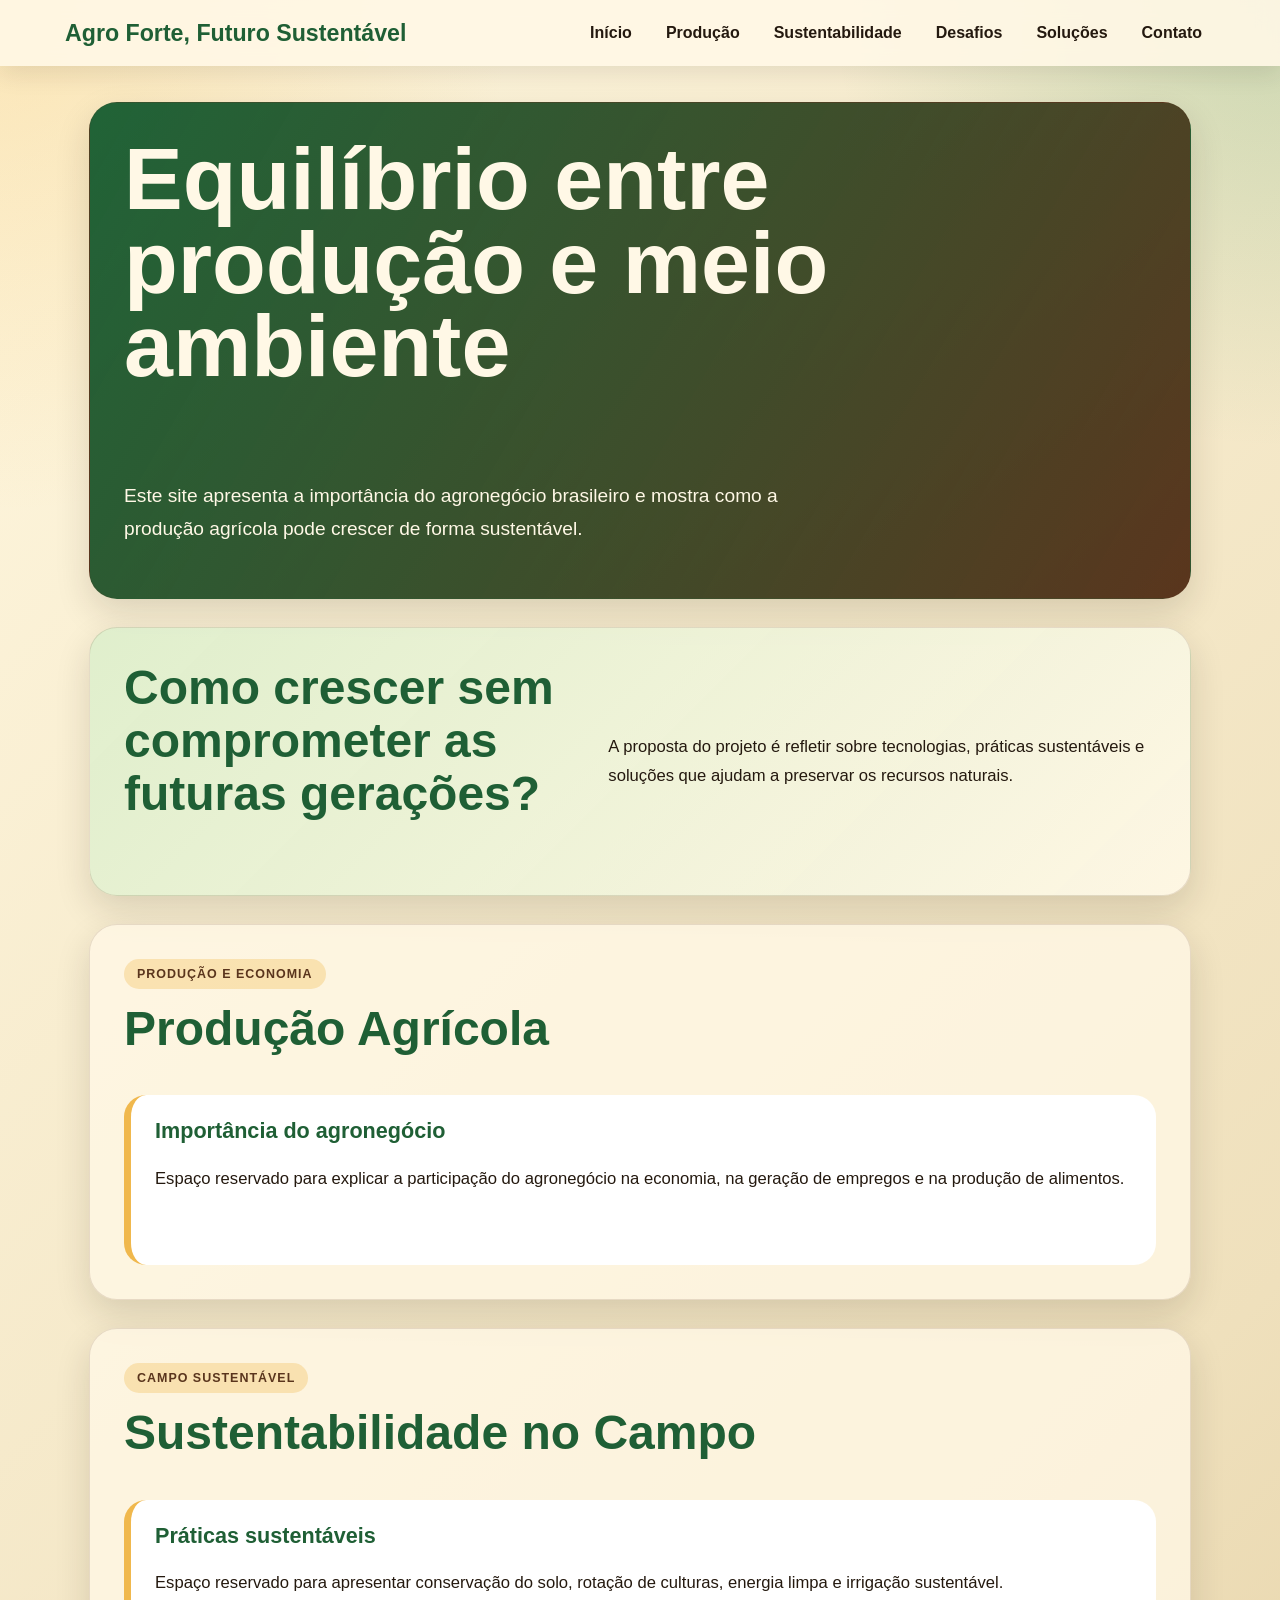
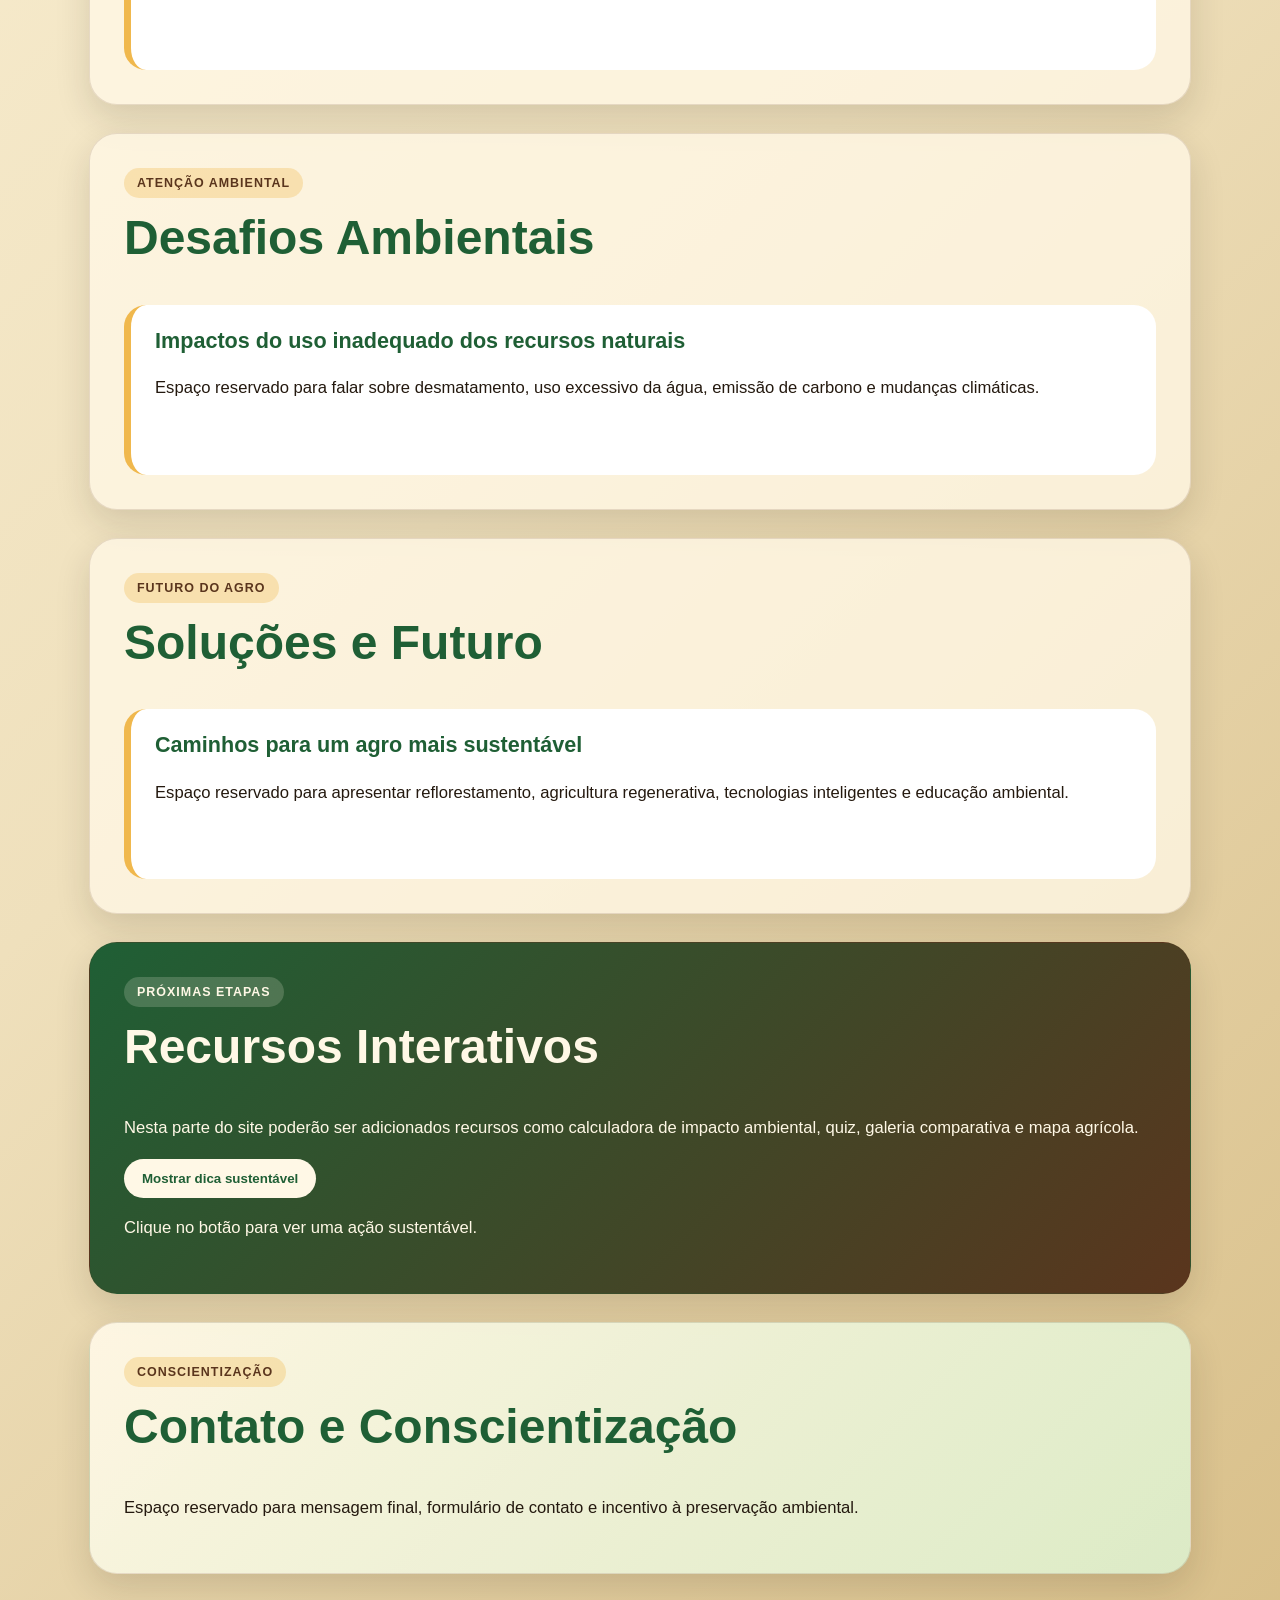
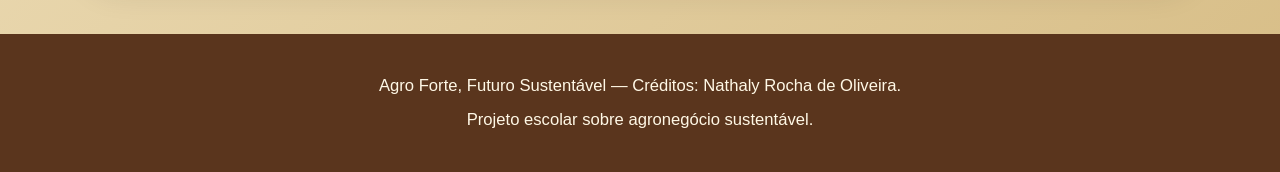
<file: .claude/worktrees/agent-a8f39a22/index.html>
<!DOCTYPE html>
<html lang="pt-BR">
<head>
  <meta charset="UTF-8" />
  <meta name="viewport" content="width=device-width, initial-scale=1.0" />
  <meta name="description" content="Site educativo sobre agronegócio sustentável, produção agrícola e preservação ambiental." />
  <title>Agro Forte, Futuro Sustentável</title>
  <link rel="stylesheet" href="style.css" />
</head>
<body>
  <header>
    <nav>
      <h1>Agro Forte, Futuro Sustentável</h1>

      <ul>
        <li><a href="#inicio">Início</a></li>
        <li><a href="#producao">Produção</a></li>
        <li><a href="#sustentabilidade">Sustentabilidade</a></li>
        <li><a href="#desafios">Desafios</a></li>
        <li><a href="#solucoes">Soluções</a></li>
        <li><a href="#contato">Contato</a></li>
      </ul>
    </nav>
  </header>

  <main>
    <section id="inicio">
      <h2>Equilíbrio entre produção e meio ambiente</h2>
      <p>
        Este site apresenta a importância do agronegócio brasileiro e mostra como a produção agrícola pode crescer de forma sustentável.
      </p>
    </section>

    <section id="pergunta-norteadora">
      <h2>Como crescer sem comprometer as futuras gerações?</h2>
      <p>
        A proposta do projeto é refletir sobre tecnologias, práticas sustentáveis e soluções que ajudam a preservar os recursos naturais.
      </p>
    </section>

    <section id="producao">
      <h2>Produção Agrícola</h2>
      <article>
        <h3>Importância do agronegócio</h3>
        <p>
          Espaço reservado para explicar a participação do agronegócio na economia, na geração de empregos e na produção de alimentos.
        </p>
      </article>
    </section>

    <section id="sustentabilidade">
      <h2>Sustentabilidade no Campo</h2>
      <article>
        <h3>Práticas sustentáveis</h3>
        <p>
          Espaço reservado para apresentar conservação do solo, rotação de culturas, energia limpa e irrigação sustentável.
        </p>
      </article>
    </section>

    <section id="desafios">
      <h2>Desafios Ambientais</h2>
      <article>
        <h3>Impactos do uso inadequado dos recursos naturais</h3>
        <p>
          Espaço reservado para falar sobre desmatamento, uso excessivo da água, emissão de carbono e mudanças climáticas.
        </p>
      </article>
    </section>

    <section id="solucoes">
      <h2>Soluções e Futuro</h2>
      <article>
        <h3>Caminhos para um agro mais sustentável</h3>
        <p>
          Espaço reservado para apresentar reflorestamento, agricultura regenerativa, tecnologias inteligentes e educação ambiental.
        </p>
      </article>
    </section>

    <section id="interatividade">
      <h2>Recursos Interativos</h2>
      <p>
        Nesta parte do site poderão ser adicionados recursos como calculadora de impacto ambiental, quiz, galeria comparativa e mapa agrícola.
      </p>
    </section>

    <section id="contato">
      <h2>Contato e Conscientização</h2>
      <p>
        Espaço reservado para mensagem final, formulário de contato e incentivo à preservação ambiental.
      </p>
    </section>
  </main>

  <footer>
    <p>Agro Forte, Futuro Sustentável — Créditos: Nathaly Rocha de Oliveira.</p>
    <p>Projeto escolar sobre agronegócio sustentável.</p>
  </footer>
  <script src="script.js"></script>
</body>
</html>
</file>
<file: .claude/worktrees/agent-a8f39a22/style.css>
* {
  box-sizing: border-box;
}

:root {
  --verde-escuro: #1f5f35;
  --verde: #2f8f4e;
  --verde-claro: #dceecb;
  --marrom: #5a351d;
  --terra: #d8bd88;
  --amarelo: #f0b84d;
  --creme: #fff8e6;
  --texto: #24190f;
  --branco: #ffffff;
  --sombra: 0 14px 35px rgba(36, 25, 15, 0.14);
}

html {
  scroll-behavior: smooth;
}

body {
  margin: 0;
  color: var(--texto);
  font-family: Arial, Helvetica, sans-serif;
  background:
    radial-gradient(circle at top left, rgba(240, 184, 77, 0.28), transparent 32rem),
    radial-gradient(circle at top right, rgba(47, 143, 78, 0.22), transparent 28rem),
    linear-gradient(135deg, #fff7df 0%, #efe0bc 55%, #d7bd86 100%);
}

header {
  position: sticky;
  top: 0;
  z-index: 10;
  padding: 14px 24px;
  background: rgba(255, 248, 230, 0.9);
  backdrop-filter: blur(10px);
  box-shadow: 0 8px 24px rgba(36, 25, 15, 0.1);
}

nav {
  max-width: 1150px;
  margin: 0 auto;
  display: flex;
  align-items: center;
  justify-content: space-between;
  gap: 24px;
}

nav h1 {
  margin: 0;
  color: var(--verde-escuro);
  font-size: 1.45rem;
}

nav ul {
  display: flex;
  flex-wrap: wrap;
  justify-content: flex-end;
  gap: 8px;
  margin: 0;
  padding: 0;
  list-style: none;
}

nav a {
  display: inline-block;
  padding: 10px 13px;
  color: var(--texto);
  text-decoration: none;
  font-weight: 700;
  border-radius: 999px;
  transition: 0.2s ease;
}

nav a:hover,
nav a:focus {
  color: var(--creme);
  background: var(--verde-escuro);
}

main {
  max-width: 1150px;
  margin: 0 auto;
  padding: 36px 24px 0;
}

section {
  margin-bottom: 28px;
  padding: 34px;
  border: 1px solid rgba(90, 53, 29, 0.14);
  border-radius: 28px;
  background: rgba(255, 248, 230, 0.78);
  box-shadow: var(--sombra);
}

section:first-child {
  min-height: 430px;
  display: grid;
  align-content: center;
  color: var(--creme);
  background:
    linear-gradient(120deg, rgba(31, 95, 53, 0.92), rgba(90, 53, 29, 0.75)),
    linear-gradient(135deg, var(--verde), var(--marrom));
  overflow: hidden;
}

section:first-child h2 {
  max-width: 760px;
  font-size: clamp(2.5rem, 7vw, 5.5rem);
  line-height: 0.95;
}

section:first-child p {
  max-width: 680px;
  font-size: 1.2rem;
}

h2,
h3 {
  margin-top: 0;
  color: var(--verde-escuro);
  line-height: 1.1;
}

section:first-child h2,
section:first-child h3 {
  color: var(--creme);
}

h2 {
  font-size: clamp(1.8rem, 4vw, 3rem);
}

h3 {
  font-size: 1.35rem;
}

p {
  line-height: 1.7;
  font-size: 1.04rem;
}

article {
  margin-top: 18px;
  padding: 24px;
  border-left: 7px solid var(--amarelo);
  border-radius: 22px;
  background: var(--branco);
}

#pergunta-norteadora {
  display: grid;
  grid-template-columns: 1fr 1.2fr;
  gap: 28px;
  align-items: center;
  background: linear-gradient(135deg, rgba(220, 238, 203, 0.9), rgba(255, 248, 230, 0.92));
}

#producao,
#sustentabilidade,
#desafios,
#solucoes,
#interatividade,
#contato {
  position: relative;
}

#producao::before,
#sustentabilidade::before,
#desafios::before,
#solucoes::before,
#interatividade::before,
#contato::before {
  display: inline-block;
  margin-bottom: 14px;
  padding: 8px 13px;
  color: var(--marrom);
  background: rgba(240, 184, 77, 0.32);
  border-radius: 999px;
  font-size: 0.78rem;
  font-weight: 800;
  letter-spacing: 0.08em;
  text-transform: uppercase;
}

#producao::before {
  content: 'Produção e economia';
}

#sustentabilidade::before {
  content: 'Campo sustentável';
}

#desafios::before {
  content: 'Atenção ambiental';
}

#solucoes::before {
  content: 'Futuro do agro';
}

#interatividade::before {
  content: 'Próximas etapas';
}

#contato::before {
  content: 'Conscientização';
}

#producao article,
#sustentabilidade article,
#desafios article,
#solucoes article {
  min-height: 170px;
  transition: transform 0.2s ease, box-shadow 0.2s ease;
}

#producao article:hover,
#sustentabilidade article:hover,
#desafios article:hover,
#solucoes article:hover {
  transform: translateY(-5px);
  box-shadow: 0 14px 28px rgba(36, 25, 15, 0.12);
}

#interatividade {
  color: var(--creme);
  background: linear-gradient(135deg, var(--verde-escuro), var(--marrom));
}

#interatividade h2,
#interatividade::before {
  color: var(--creme);
}

#interatividade::before {
  background: rgba(255, 248, 230, 0.18);
}

#contato {
  background: linear-gradient(135deg, rgba(255, 248, 230, 0.92), rgba(220, 238, 203, 0.92));
}

footer {
  margin-top: 60px;
  padding: 32px 20px;
  color: var(--creme);
  text-align: center;
  background: var(--marrom);
}

footer p {
  margin: 6px 0;
}

@media (max-width: 820px) {
  header {
    position: static;
  }

  nav {
    align-items: flex-start;
    flex-direction: column;
  }

  nav ul {
    justify-content: flex-start;
  }

  main {
    padding-inline: 16px;
  }

  section,
  article {
    padding: 24px;
  }

  #pergunta-norteadora {
    grid-template-columns: 1fr;
  }
}

@media (max-width: 520px) {
  nav h1 {
    font-size: 1.25rem;
  }

  nav ul {
    display: grid;
    width: 100%;
    grid-template-columns: 1fr 1fr;
  }

  nav a {
    width: 100%;
    text-align: center;
    background: rgba(47, 143, 78, 0.1);
  }

  section:first-child {
    min-height: 360px;
  }

  section:first-child h2 {
    font-size: 2.4rem;
  }
}
</file>
